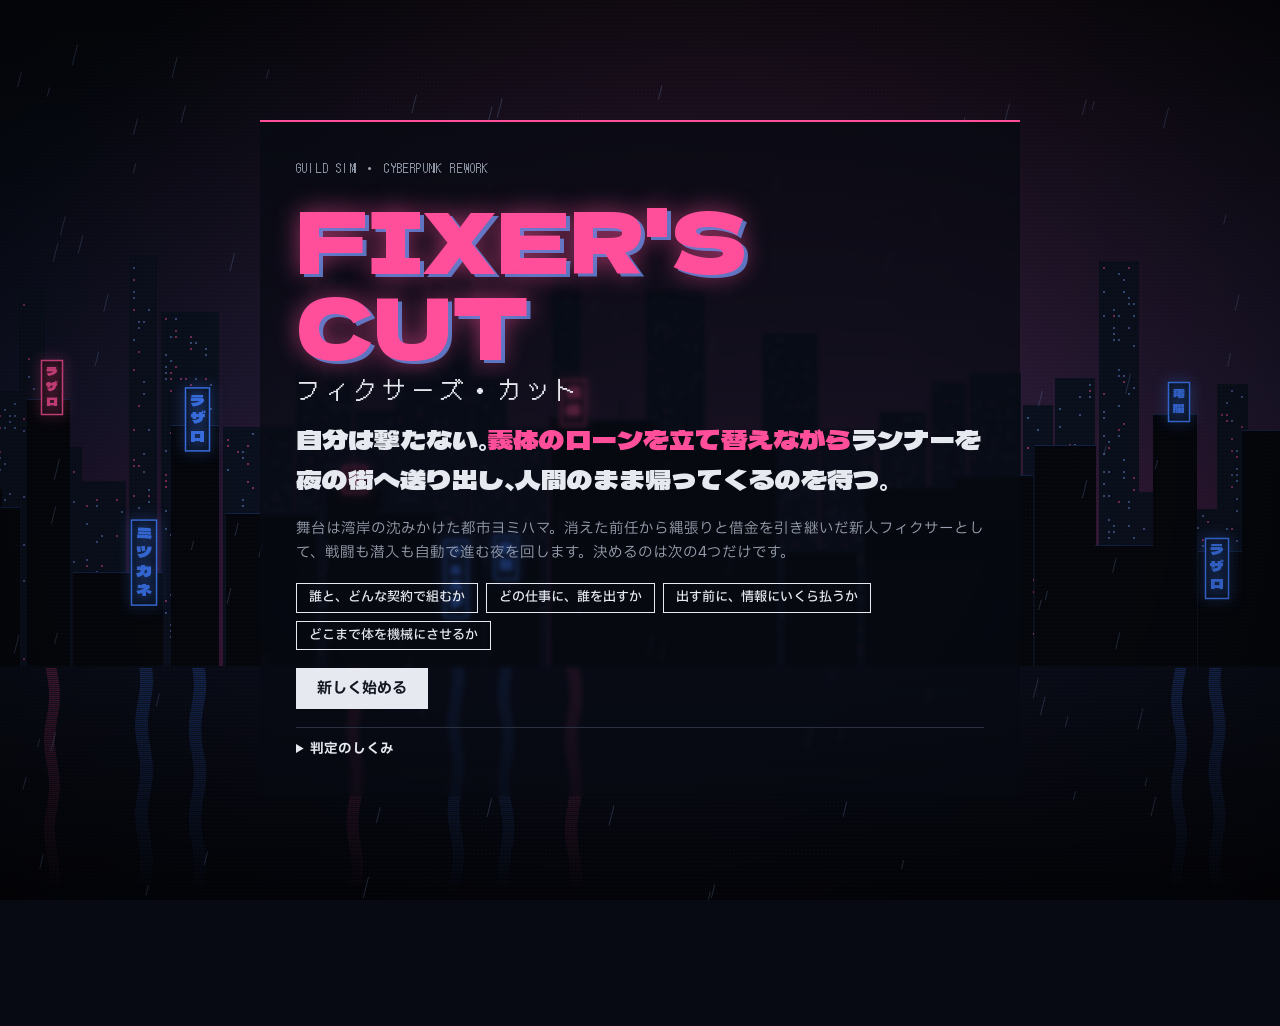
<file: index.html>
<!doctype html>
<html lang="ja">
<meta charset="utf-8">
<meta name="viewport" content="width=device-width, initial-scale=1">
<title>Fixer's Cut</title>
<meta name="claude:viewport-fit-sides" content="cover">
<link rel="preconnect" href="https://fonts.googleapis.com">
<link rel="preconnect" href="https://fonts.gstatic.com" crossorigin>
<link rel="stylesheet" href="https://fonts.googleapis.com/css2?family=Dela+Gothic+One&family=DotGothic16&family=IBM+Plex+Sans+JP:wght@400;500;700&family=IBM+Plex+Mono:wght@400;600&display=swap">
<link rel="stylesheet" href="style.css">

<canvas id="city" aria-hidden="true"></canvas>
<div id="app"></div>
<div id="modal" class="modal" hidden></div>
<div id="fx" class="fx" hidden aria-hidden="true"></div>

<script>
  /* ゲームの読み込み自体が止まったときの最後の受け皿。更新直後に古いファイルが混ざると起きる */
  addEventListener('load', function () {
    var app = document.getElementById('app');
    if (!app || app.innerHTML.trim()) return;
    app.innerHTML = '<div class="title-screen"><div class="ts-in"><div class="label">ERROR</div><h1 class="logo-big">読み込めませんでした</h1>'
      + '<p>更新直後に、古いファイルが混ざって読み込まれた可能性があります。<b>保存データは消えていません。</b></p>'
      + '<div class="ts-actions"><button class="primary big" id="fresh">最新のファイルで読み込み直す</button></div></div></div>';
    document.getElementById('fresh').onclick = function () {
      var urls = [location.href].concat([].map.call(document.querySelectorAll('script[src], link[rel="stylesheet"]'), function (e) { return e.src || e.href; }))
        .filter(function (u) { return u.indexOf(location.origin) === 0; });
      Promise.all(urls.map(function (u) { return fetch(u, { cache: 'reload' }).catch(function () {}); })).then(function () { location.reload(); });
    };
  });
</script>
<script src="js/data.js"></script>
<script src="js/engine.js"></script>
<script src="js/world.js"></script>
<script src="js/art.js"></script>
<script src="js/comfort.js"></script>
<script src="js/ui.js"></script>
</file>
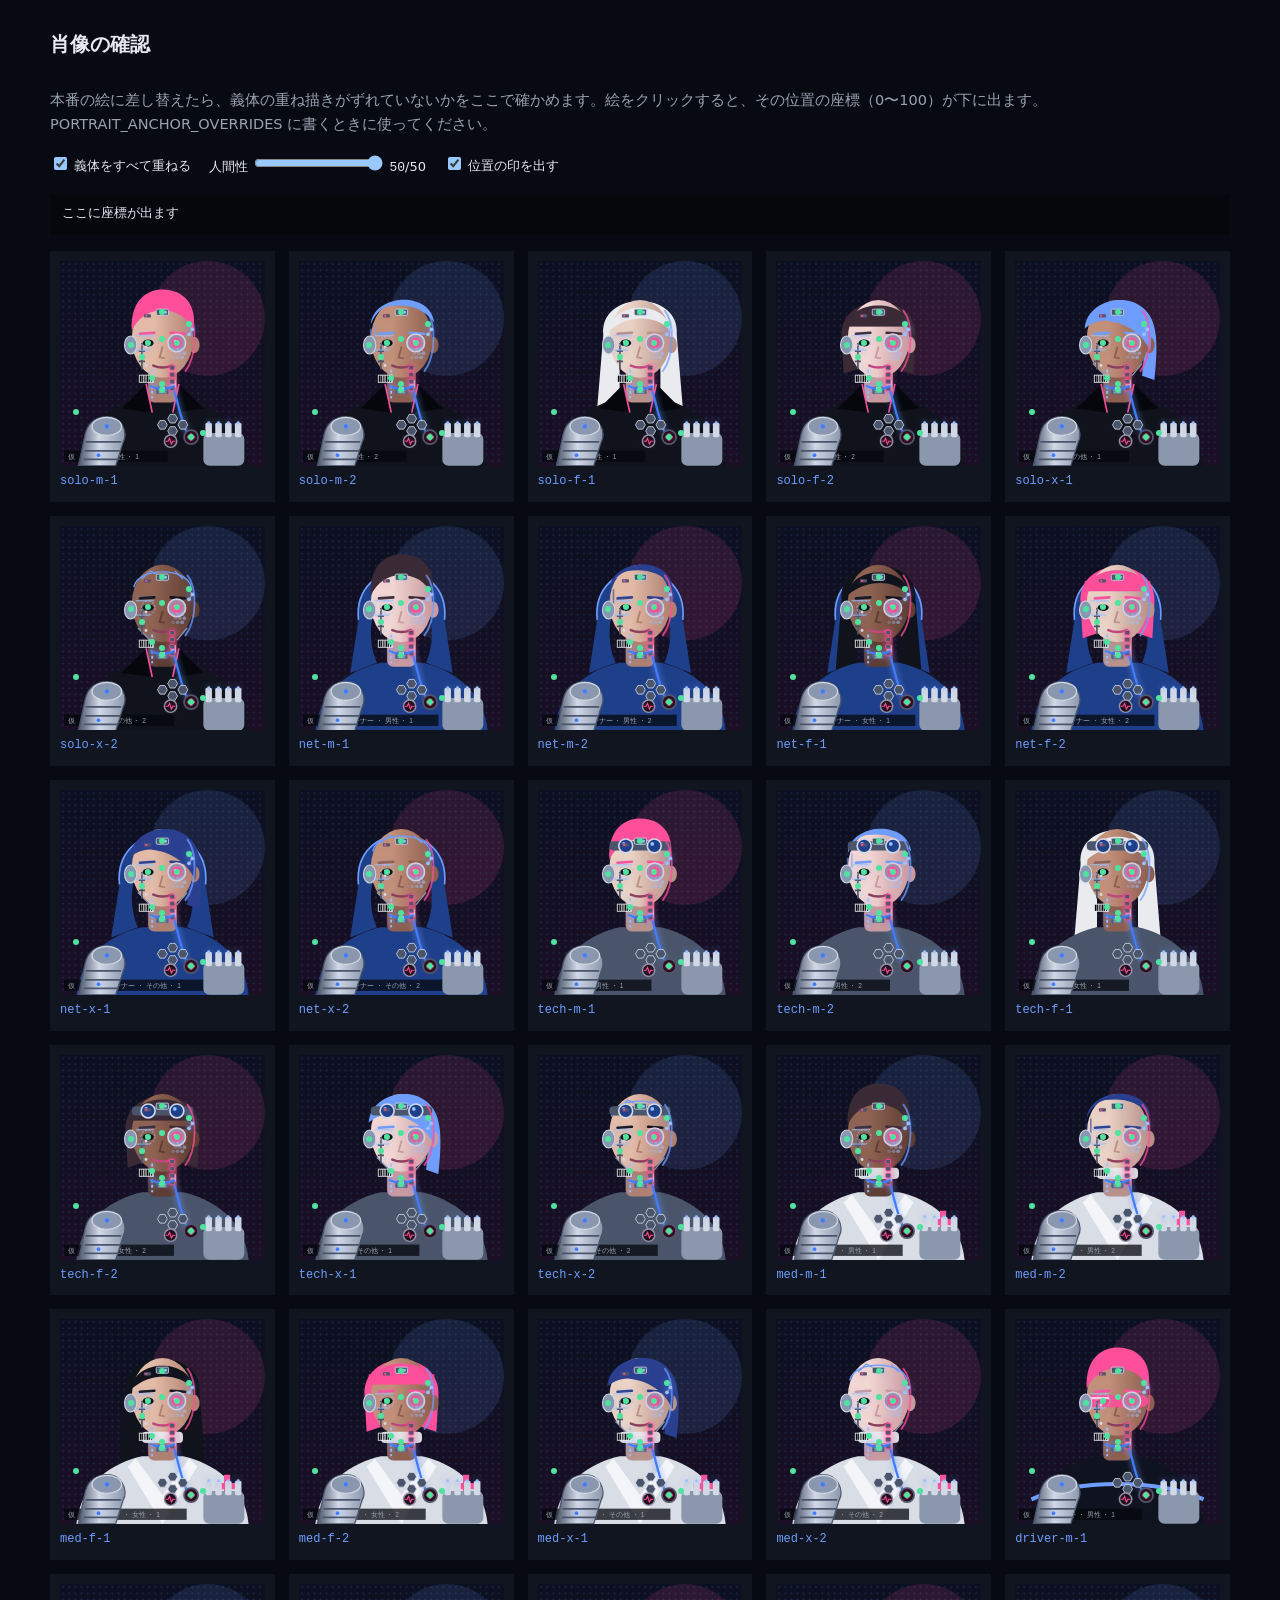
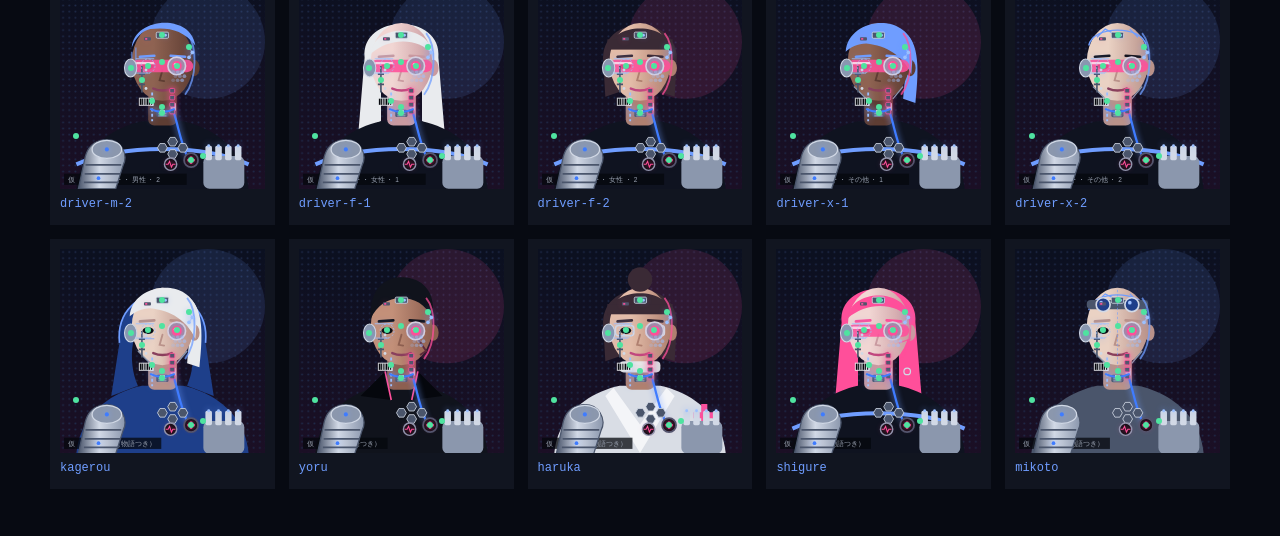
<file: tools/portraits.html>
<!doctype html>
<html lang="ja">
<head>
<meta charset="utf-8">
<meta name="viewport" content="width=device-width,initial-scale=1">
<base href="../">
<title>肖像の確認</title>
<link rel="stylesheet" href="style.css">
<style>
  body { padding-block: 20px 40px; }
  .wrap { max-width: 1180px; margin: 0 auto; display: grid; gap: 16px; }
  .bar { display: flex; flex-wrap: wrap; gap: 8px 18px; align-items: center; font-size: 13px; }
  .grid { display: grid; grid-template-columns: repeat(auto-fill, minmax(200px, 1fr)); gap: 14px; }
  .card { background: var(--panel); padding: 10px; display: grid; gap: 6px; }
  .card .pf { width: 100%; height: auto; aspect-ratio: 1; cursor: crosshair; }
  .card code { font-family: var(--mono); font-size: 12px; color: var(--blue); }
  .dot { position: absolute; width: 6px; height: 6px; margin: -3px 0 0 -3px; border-radius: 50%; background: #4fe3a0; pointer-events: none; }
  #out { font-family: var(--mono); font-size: 12.5px; background: var(--log-bg); padding: 10px 12px; min-height: 2.4em; white-space: pre-wrap; }
</style>
</head>
<body>
<div class="wrap">
  <h1 class="sec">肖像の確認</h1>
  <p class="dim">本番の絵に差し替えたら、義体の重ね描きがずれていないかをここで確かめます。絵をクリックすると、その位置の座標（0〜100）が下に出ます。PORTRAIT_ANCHOR_OVERRIDES に書くときに使ってください。</p>
  <div class="bar">
    <label><input type="checkbox" id="all" checked> 義体をすべて重ねる</label>
    <label>人間性 <input type="range" id="hum" min="0" max="50" value="50"> <span id="humv" class="num">50</span>/50</label>
    <label><input type="checkbox" id="dots" checked> 位置の印を出す</label>
  </div>
  <div id="out">ここに座標が出ます</div>
  <div class="grid" id="grid"></div>
</div>
<script src="js/data.js"></script>
<script src="js/art.js"></script>
<script>
const keys = [];
for (const role of Object.keys(ROLES)) for (const g of Object.keys(GENDERS)) for (let v = 1; v <= PORTRAIT_VARIANTS; v++) keys.push(`${role}-${g}-${v}`);
keys.push(...Object.keys(STORY_RUNNERS));
const grid = document.getElementById('grid');
const out = document.getElementById('out');

function draw() {
  const all = document.getElementById('all').checked;
  const hum = +document.getElementById('hum').value;
  const showDots = document.getElementById('dots').checked;
  document.getElementById('humv').textContent = hum;
  grid.innerHTML = keys.map((k) => {
    const r = { id: 0, name: k, role: 'solo', cyber: all ? Object.keys(CYBER) : [], humanity: hum, base: { EMP: 5 } };
    const A = { ...PORTRAIT_ANCHORS, ...(PORTRAIT_ANCHOR_OVERRIDES[k] || {}) };
    const dots = showDots ? Object.values(A).map((p) => `<i class="dot" style="left:${p[0]}%;top:${p[1]}%"></i>`).join('') : '';
    const html = portraitImg(r, '', { key: k, glitch: 0 }).replace('</span>', `${dots}</span>`);
    return `<div class="card" data-k="${k}">${html}<code>${k}</code></div>`;
  }).join('');
}
grid.addEventListener('click', (e) => {
  const pf = e.target.closest('.pf');
  if (!pf) return;
  const b = pf.getBoundingClientRect();
  const x = Math.round(((e.clientX - b.left) / b.width) * 1000) / 10;
  const y = Math.round(((e.clientY - b.top) / b.height) * 1000) / 10;
  out.textContent = `${pf.closest('.card').dataset.k}: [${x}, ${y}]`;
});
for (const id of ['all', 'hum', 'dots']) document.getElementById(id).addEventListener('input', draw);
draw();
</script>
</body>
</html>
</file>
<file: style.css>
/* Layout: 雨の夜のヨミハマに貼られた2色刷りのビラ。背景の Canvas に夜景、その上に半透明の帳場。
   ピンク＝人間性や金が削れるもの、青＝仕組みとデータ。ネオンを映えさせるため、ダークに絞った単一テーマ。 */
:root {
  --paper: #070a12;
  --sheet: #121722;
  --panel: rgba(18, 23, 34, 0.9);
  --ink: #e6e9ef;
  --ink-soft: #9aa2b1;
  --rule: #2a3242;
  --pink: #ff4f9a;
  --blue: #6f9dff;
  --tile: #1c2231;
  --red: #ff3b5c;
  --scrim: rgba(3, 4, 9, 0.72);
  --log-bg: #05070c;
  --log-fg: #e6e9ef;
  --log-dim: #7d8595;
  --log-ok: #8fb2ff;
  --log-ng: #ff6aa8;
  --glow-pink: 0 0 10px rgba(255, 79, 154, 0.55);
  --glow-blue: 0 0 10px rgba(111, 157, 255, 0.5);
  --display: "Dela Gothic One", "Hiragino Sans", "Yu Gothic", sans-serif;
  --body: "IBM Plex Sans JP", "Hiragino Sans", "Yu Gothic", system-ui, sans-serif;
  --dot: "DotGothic16", "Osaka-Mono", ui-monospace, monospace;
  --mono: "IBM Plex Mono", ui-monospace, "SFMono-Regular", Menlo, monospace;
  color-scheme: dark;
}

* { box-sizing: border-box; }
body {
  background: var(--paper); color: var(--ink);
  font-family: var(--body); font-size: 14.5px; line-height: 1.65;
  padding-left: max(16px, env(safe-area-inset-left, 0px));
  padding-right: max(16px, env(safe-area-inset-right, 0px));
  padding-block: 0 calc(110px + env(safe-area-inset-bottom, 0px));
}
body::before {
  content: ""; position: fixed; inset: 0 0 auto; height: env(safe-area-inset-top, 0px);
  z-index: 30; background: var(--sheet);
}
#city { position: fixed; inset: 0; width: 100%; height: 100%; z-index: 0; pointer-events: none; transition: opacity 0.6s; }
#city[data-mode="dim"] { opacity: 0.32; }
#app { position: relative; z-index: 1; }
body.locked { overflow: hidden; }
h1, h2, h3, h4 { margin: 0; text-wrap: balance; }
p { margin: 0; }
ul, ol { margin: 0; }
b { font-weight: 700; }
.num { font-family: var(--mono); font-variant-numeric: tabular-nums; }
.label { font-family: var(--dot); font-size: 12px; letter-spacing: 0.1em; color: var(--ink-soft); font-weight: 400; }
.dim { color: var(--ink-soft); }
.pink { color: var(--pink); }
.blue { color: var(--blue); }
small { font-size: 12px; }

/* ── ボタン ── */
button {
  font: inherit; font-size: 13px; color: var(--ink); background: transparent;
  border: 1px solid var(--ink); padding: 5px 12px; cursor: pointer; line-height: 1.4;
  border-radius: 0;
}
button:hover:not(:disabled) { background: var(--tile); }
button:focus-visible, summary:focus-visible { outline: 2px solid var(--blue); outline-offset: 2px; }
button:disabled { opacity: 0.38; cursor: not-allowed; }
button.primary { background: var(--ink); color: var(--sheet); }
button.primary:hover:not(:disabled) { background: var(--pink); border-color: var(--pink); }
button.danger { border-color: var(--pink); color: var(--pink); }
button.big { font-size: 15px; padding: 9px 20px; font-weight: 700; }
button.sm { font-size: 12px; padding: 2px 8px; }
button[aria-pressed="true"] { background: var(--ink); color: var(--sheet); }

.chip {
  display: inline-block; font-size: 11px; padding: 0 7px; border: 1px solid currentColor;
  line-height: 1.6; white-space: nowrap; font-weight: 500; vertical-align: 1px;
}
.chip.p { color: var(--pink); }
.chip.b { color: var(--blue); }
.chip.o { color: var(--ink-soft); }

/* ── HUD ── */
.hud {
  position: sticky; top: env(safe-area-inset-top, 0px); z-index: 20;
  background: var(--sheet); border-bottom: 2px solid var(--ink);
  margin-inline: calc(-1 * max(16px, env(safe-area-inset-left, 0px))) calc(-1 * max(16px, env(safe-area-inset-right, 0px)));
  padding-left: max(16px, env(safe-area-inset-left, 0px));
  padding-right: max(16px, env(safe-area-inset-right, 0px));
}
.hud-in {
  max-width: 1180px; margin: 0 auto; padding-block: 10px 6px;
  display: flex; flex-wrap: wrap; align-items: center; gap: 8px 24px;
}
.brand { display: grid; line-height: 1.15; }
.logo {
  font-family: var(--display); font-size: 21px; color: var(--pink);
  text-shadow: 2px 1px 0 color-mix(in srgb, var(--blue) 70%, transparent), var(--glow-pink); letter-spacing: 0.02em;
}
.hud-stats { display: flex; flex-wrap: wrap; gap: 4px 20px; margin: 0; }
.hud-stats > div { display: grid; line-height: 1.25; }
.hud-stats dd { margin: 0; font-weight: 700; font-size: 15px; }
.hud-stats .neg dd { color: var(--pink); }
.hud-stats .dim { font-weight: 400; font-size: 12px; }
.heat { display: grid; gap: 2px; min-width: 190px; flex: 1 1 190px; max-width: 280px; margin-left: auto; }
.hb { display: grid; grid-template-columns: 58px 1fr 26px; gap: 8px; align-items: center; font-size: 11.5px; }
.hb b { font-size: 11px; text-align: right; }
.ht { height: 6px; background: var(--tile); position: relative; }
.ht::after { content: ""; position: absolute; right: 0; top: -2px; bottom: -2px; width: 1px; background: var(--pink); }
.ht i { display: block; height: 100%; background: var(--blue); }
.hot .ht i { background: var(--pink); }
.hot b, .hot span { color: var(--pink); }

.tabs {
  max-width: 1180px; margin: 0 auto; display: flex; gap: 0; overflow-x: auto;
  scrollbar-width: none;
}
.tabs::-webkit-scrollbar { display: none; }
.tabs button {
  border: 0; border-bottom: 3px solid transparent; padding: 6px 14px 5px; font-size: 14px; font-weight: 500;
  white-space: nowrap; display: inline-flex; align-items: center; gap: 6px;
}
.tabs button[aria-selected="true"] { border-bottom-color: var(--pink); background: transparent; color: var(--ink); font-weight: 700; }
.tabs .bd { font-size: 11px; background: var(--tile); padding: 0 6px; line-height: 1.6; }

/* ── 本文 ── */
.view { max-width: 1180px; margin: 0 auto; padding-block: 22px 20px; display: grid; gap: 26px; }
.sec { font-family: var(--body); font-weight: 700; font-size: 20px; display: flex; gap: 10px; align-items: baseline; flex-wrap: wrap; margin-bottom: 12px; }
.lead { max-width: 70ch; margin-bottom: 8px; }
.panel { background: var(--panel); backdrop-filter: blur(3px); border-top: 3px solid var(--ink); padding: 12px 14px 14px; display: grid; gap: 10px; align-content: start; min-width: 0; }
.panel h3 { font-size: 14px; }
.cols { display: grid; grid-template-columns: repeat(auto-fit, minmax(min(100%, 300px), 1fr)); gap: 16px; }

.chapter { display: grid; gap: 6px; border-bottom: 1px solid var(--rule); padding-block: 18px; text-shadow: 0 1px 6px #000; }
.chapter h2 { font-family: var(--display); font-weight: 400; font-size: clamp(24px, 4vw, 34px); color: var(--pink); text-shadow: 2px 1px 0 color-mix(in srgb, var(--blue) 60%, transparent), var(--glow-pink); }
.chapter p { max-width: 68ch; }
.checks { list-style: none; padding: 0; display: grid; gap: 2px; font-size: 13.5px; }
.checks li { color: var(--ink-soft); }
.checks li.done { color: var(--blue); }
.tut ol { padding-left: 1.3em; display: grid; gap: 4px; font-size: 13.5px; }
.tut { border-top-color: var(--blue); }

.ledger { margin: 0; display: grid; gap: 4px; font-size: 13.5px; }
.ledger > div { display: grid; grid-template-columns: 1fr auto; gap: 12px; align-items: baseline; border-bottom: 1px dotted var(--rule); padding-bottom: 3px; }
.ledger dt { min-width: 0; }
.ledger dd { margin: 0; font-weight: 600; white-space: nowrap; }
.ledger .tot { border-bottom: 0; border-top: 1px solid var(--ink); padding-top: 4px; font-weight: 700; }

.mlist { list-style: none; padding: 0; display: grid; gap: 8px; font-size: 13.5px; }
.mlist li { display: grid; gap: 1px; border-bottom: 1px dotted var(--rule); padding-bottom: 6px; }
.mlist li button { justify-self: start; margin-top: 3px; }
.heatlist { display: grid; gap: 6px; }
.hrow { display: grid; grid-template-columns: 100px 1fr 30px; gap: 10px; align-items: center; font-size: 13px; }
.hrow b { text-align: right; }
.msheet .hrow { grid-template-columns: 100px 1fr 30px 36px; }
.hrow .delta { text-align: right; font-size: 12px; }
.memorial ul { padding-left: 1.1em; font-size: 13.5px; }

/* ── ランナー ── */
.runners { display: grid; grid-template-columns: repeat(auto-fill, minmax(min(100%, 290px), 1fr)); gap: 16px; }
.runner { background: var(--panel); backdrop-filter: blur(3px); border-top: 3px solid var(--ink); padding: 12px 14px 14px; display: grid; gap: 8px; align-content: start; min-width: 0; }
.runner.away { opacity: 0.72; }
.runner header { display: flex; justify-content: space-between; align-items: center; gap: 12px; }
.nmrow { display: flex; flex-wrap: wrap; gap: 6px; align-items: baseline; flex: 1; min-width: 0; }
.nm { font-family: var(--display); font-weight: 400; font-size: 20px; line-height: 1.2; }
.role { font-family: var(--dot); color: var(--blue); font-size: 13px; letter-spacing: 0.08em; text-align: right; line-height: 1.2; display: grid; }
.role small { font-family: var(--body); letter-spacing: 0; color: var(--ink-soft); font-size: 11px; }
.role.sm { display: inline; font-size: 11px; }
.meta { font-size: 12.5px; color: var(--ink-soft); }
.st-mission { color: var(--blue); }
.st-therapy { color: var(--blue); }
.st-down { color: var(--pink); font-weight: 700; }
.bio { font-size: 13px; color: var(--ink-soft); border-left: 2px solid var(--rule); padding-left: 10px; }
.bars { display: grid; gap: 4px; position: relative; }
.bar { display: grid; grid-template-columns: 44px 1fr 52px; gap: 8px; align-items: center; font-size: 11.5px; }
.bar b { text-align: right; font-size: 11.5px; }
.track { height: 8px; background: var(--tile); position: relative; overflow: hidden; }
.track i { display: block; height: 100%; background: var(--ink); }
.track i.low { background: var(--pink); }
.track.ar i { background: var(--blue); }
.track.hum {
  background: linear-gradient(to right,
    color-mix(in srgb, var(--pink) 45%, var(--sheet)) 0 var(--z1),
    color-mix(in srgb, var(--pink) 20%, var(--sheet)) var(--z1) var(--z2),
    var(--tile) var(--z2));
}
.track.hum i { background: color-mix(in srgb, var(--ink) 75%, transparent); }
.zone { justify-self: end; font-family: var(--dot); font-size: 11px; letter-spacing: 0.08em; }
.z-stable { color: var(--ink-soft); }
.z-unstable, .z-sign, .z-gone { color: var(--pink); }
.stats { display: grid; grid-template-columns: repeat(6, 1fr); gap: 2px; border-block: 1px solid var(--rule); padding-block: 4px; }
.stats span { display: grid; text-align: center; line-height: 1.25; }
.stats i { font-style: normal; font-family: var(--dot); font-size: 10.5px; color: var(--ink-soft); }
.stats b { font-size: 14px; }
.skills { display: flex; flex-wrap: wrap; gap: 3px 12px; font-size: 12.5px; }
.skills b { margin-left: 4px; }
.cy { font-size: 12.5px; }
.perk { font-size: 12.5px; color: var(--ink-soft); }
.perk.on { color: var(--blue); }
.contract { font-size: 12.5px; }
.actions { display: flex; flex-wrap: wrap; gap: 6px; }

/* ── 依頼盤 ── */
.board { display: grid; grid-template-columns: minmax(0, 340px) minmax(0, 1fr); gap: 24px; align-items: start; }
.jobs { display: grid; gap: 8px; }
.jobs .sec { margin-bottom: 4px; }
.job {
  display: grid; gap: 3px; text-align: left; background: var(--panel); border: 1px solid var(--rule);
  padding: 9px 12px; width: 100%;
}
.job.sel { border-color: var(--pink); box-shadow: inset 0 3px 0 var(--pink), var(--glow-pink); background: var(--sheet); }
.jtop { display: flex; gap: 6px; align-items: center; flex-wrap: wrap; }
.rk { font-family: var(--mono); font-weight: 600; font-size: 12px; background: var(--ink); color: var(--sheet); padding: 0 6px; }
.exp { margin-left: auto; font-size: 11.5px; }
.jt { font-size: 14px; line-height: 1.45; }
.jm { font-size: 12.5px; color: var(--ink-soft); }
.req { display: flex; flex-wrap: wrap; gap: 4px; }
.req span { font-size: 11px; color: var(--blue); border: 1px solid currentColor; padding: 0 6px; }

.detail { min-width: 0; }
.jd { background: var(--panel); backdrop-filter: blur(3px); border-top: 3px solid var(--ink); padding: 16px clamp(14px, 3vw, 24px) 20px; display: grid; gap: 12px; scroll-margin-top: 140px; }
.jd h2 { font-family: var(--body); font-weight: 700; font-size: clamp(18px, 2.4vw, 22px); line-height: 1.45; }
.jd h3 { font-size: 14px; margin-top: 6px; }
.facts { display: flex; flex-wrap: wrap; gap: 4px 22px; margin: 0; }
.facts div { display: grid; line-height: 1.3; }
.facts dt { font-family: var(--dot); font-size: 11px; color: var(--ink-soft); letter-spacing: 0.08em; }
.facts dd { margin: 0; font-weight: 700; }
.toggle { display: inline-flex; flex-wrap: wrap; justify-self: start; }
.toggle button + button { border-left: 0; }

.strip-wrap { overflow-x: auto; }
.strip { display: grid; grid-template-columns: 52px repeat(var(--cols), minmax(62px, 1fr)); gap: 3px; min-width: calc(52px + var(--cols) * 65px); }
.lane { font-size: 12px; font-weight: 700; align-self: center; color: var(--ink-soft); }
.ph { background: var(--tile); text-align: center; padding: 6px 3px; font-size: 12px; line-height: 1.3; min-height: 54px; display: grid; align-content: center; }
.ph i { display: block; font-style: normal; font-family: var(--dot); font-size: 11px; color: var(--ink-soft); }
.ph .dv { display: block; font-family: var(--mono); font-size: 10.5px; opacity: 0.85; margin-top: 2px; }
.ph.empty { background: transparent; border: 1px dashed var(--rule); color: var(--ink-soft); }
.ph.enemy { background: var(--ink); color: var(--sheet); }
.ph.enemy i { color: var(--sheet); opacity: 0.7; }
.ph.goal, .ph.netgoal { background: var(--pink); color: var(--sheet); font-weight: 700; }
.ph.goal i, .ph.netgoal i { color: var(--sheet); opacity: 0.85; }
.ph.ice { background: color-mix(in srgb, var(--blue) 18%, var(--sheet)); box-shadow: inset 0 -3px 0 var(--blue); }
.ph.ice.netgoal { background: var(--pink); }
.ph.trap { box-shadow: inset 0 -3px 0 var(--pink); }
.ph.fog { color: var(--ink-soft); }
.ph.fog .q { font-family: var(--dot); font-size: 16px; letter-spacing: 0.1em; }
.ph.bought { outline: 1px dashed var(--blue); outline-offset: -3px; }
.nightlbl { grid-column: span 5; font-size: 11px; color: var(--ink-soft); border-top: 1px solid var(--rule); padding-top: 2px; text-align: center; }
.legend { list-style: none; padding: 0; display: grid; gap: 1px; font-size: 12px; color: var(--ink-soft); }
.legend .blue { color: var(--blue); }
.intel { display: flex; flex-wrap: wrap; gap: 6px 12px; align-items: center; font-size: 13px; }

.slots { display: grid; grid-template-columns: repeat(3, minmax(0, 1fr)); gap: 8px; }
.slot { border: 1px solid var(--rule); padding: 7px 9px; display: grid; gap: 2px; align-content: start; min-width: 0; }
.slot .who { display: flex; flex-wrap: wrap; gap: 2px 8px; font-weight: 700; font-size: 13.5px; }
.slot small { color: var(--ink-soft); font-size: 11px; line-height: 1.4; }
.reqs { display: flex; flex-wrap: wrap; gap: 6px; align-items: center; }
.picks { display: grid; gap: 4px; }
.pick { display: flex; flex-wrap: wrap; justify-content: space-between; align-items: center; gap: 6px 12px; padding: 6px 8px; border-bottom: 1px dotted var(--rule); }
.pick.in { background: color-mix(in srgb, var(--blue) 9%, var(--sheet)); }
.pick.off { opacity: 0.6; }
.pn { display: flex; flex-wrap: wrap; gap: 4px 10px; align-items: baseline; font-size: 13px; }
.seg { display: inline-flex; }
.seg button { font-size: 12px; padding: 3px 9px; }
.seg button + button { border-left: 0; }

.est { display: flex; flex-wrap: wrap; gap: 6px 26px; align-items: baseline; background: var(--tile); padding: 10px 14px; }
.est > div { display: grid; line-height: 1.2; }
.est b { font-size: 28px; font-weight: 600; }
.est small { flex-basis: 100%; color: var(--ink-soft); }
.est.empty { padding: 10px 14px; }
.pay { border-top: 1px solid var(--ink); padding-top: 6px; }
.errs { color: var(--pink); font-size: 13px; padding-left: 1.1em; }
.jd > .primary.big { justify-self: start; }

/* ── 闇医者 ── */
.chips { display: flex; flex-wrap: wrap; gap: 6px; margin-bottom: 14px; }
.docwrap { display: grid; grid-template-columns: minmax(0, 340px) minmax(0, 1fr); gap: 22px; align-items: start; }
.docside { display: grid; gap: 14px; }
.care { gap: 8px; }
.carerow { display: grid; grid-template-columns: 1fr auto; gap: 10px; align-items: center; font-size: 13px; border-bottom: 1px dotted var(--rule); padding-bottom: 6px; }
.carerow span { display: grid; }
.catalog { display: grid; gap: 10px; min-width: 0; }
.catalog h3 { font-size: 15px; display: flex; gap: 10px; align-items: baseline; flex-wrap: wrap; }
.cws { display: grid; grid-template-columns: repeat(auto-fill, minmax(min(100%, 250px), 1fr)); gap: 10px; }
.cw { background: var(--panel); border: 1px solid var(--rule); padding: 10px 12px; display: grid; gap: 6px; align-content: start; }
.cw.rec { border-color: var(--blue); }
.cw.owned { opacity: 0.55; }
.cwh { display: flex; flex-wrap: wrap; gap: 6px; align-items: baseline; }
.cw p { font-size: 13px; }
.cwn { margin: 0; display: grid; gap: 1px; font-size: 12px; }
.cwn div { display: flex; justify-content: space-between; gap: 8px; }
.cwn dd { margin: 0; }

/* ── 通信ログ ── */
.log {
  background: var(--log-bg); color: var(--log-fg); font-family: var(--mono); font-size: 12.5px; line-height: 1.6;
  padding: 12px 14px; display: grid; gap: 2px; overflow-y: auto; max-height: 52vh;
}
.ln { display: flex; flex-wrap: wrap; gap: 0 10px; align-items: baseline; }
.log.play .ln { opacity: 0; transition: opacity 0.15s; }
.log.play .ln.on, .log .ln.on { opacity: 1; }
.ln .t { color: var(--log-dim); min-width: 52px; }
.ln .who { font-family: var(--body); font-weight: 700; min-width: 3.5em; }
.ln .what { font-family: var(--body); }
.ln .calc { color: var(--log-dim); font-size: 12px; }
.ln .res { font-weight: 600; }
.ln.ok .res, .ln.goal .what { color: var(--log-ok); }
.ln.ng .res, .ln.ng .what, .ln.dead .what { color: var(--log-ng); }
.ln.warn .what { color: var(--log-ng); }
.ln.dead .what { font-weight: 700; }
.ln.info .what { color: var(--log-dim); }
.ln.goal .what { font-weight: 700; }
.ln.sub { padding-left: 62px; font-size: 12px; }
.ln.sub.ng .what { color: var(--log-ng); }
.lanetag { font-family: var(--dot); font-size: 10.5px; color: var(--log-ok); border: 1px solid currentColor; padding: 0 4px; line-height: 1.4; }
.arch { background: var(--panel); border-top: 1px solid var(--rule); padding: 10px 14px; display: grid; gap: 8px; }
.arch summary { cursor: pointer; font-weight: 700; }
.arch h4 { font-size: 13.5px; margin-top: 8px; }
.arch .log { max-height: none; }

/* ── モーダル ── */
.modal {
  position: fixed; inset: 0; z-index: 50; background: var(--scrim); overflow-y: auto;
  padding: calc(24px + env(safe-area-inset-top, 0px)) max(12px, env(safe-area-inset-right, 0px)) calc(24px + env(safe-area-inset-bottom, 0px)) max(12px, env(safe-area-inset-left, 0px));
}
.msheet { max-width: 760px; margin: 0 auto; background: var(--sheet); border: 2px solid var(--ink); padding: 20px clamp(16px, 3.5vw, 30px) 22px; display: grid; gap: 12px; }
.msheet h2 { font-family: var(--body); font-weight: 700; font-size: clamp(19px, 3vw, 24px); line-height: 1.45; }
.msheet h3 { font-size: 14.5px; margin-top: 4px; }
.mact { display: flex; flex-wrap: wrap; gap: 8px; justify-content: flex-end; margin-top: 4px; }
.speed { display: flex; flex-wrap: wrap; align-items: center; gap: 4px 8px; margin-right: auto; }
.verdict { font-family: var(--display); font-size: 22px; letter-spacing: 0.04em; }
.verdict.ok { color: var(--blue); }
.verdict.ng { color: var(--pink); }
.dead { color: var(--pink); font-weight: 700; }
.notes, .events { padding-left: 1.1em; display: grid; gap: 3px; font-size: 13.5px; }
.events .ng, .events .warn { color: var(--pink); }
.events .ok { color: var(--blue); }
.story { font-size: 15.5px; line-height: 1.9; max-width: 60ch; }
.storygoal { border-top: 1px solid var(--rule); padding-top: 8px; font-size: 14px; }
.bonus { display: grid; grid-template-columns: repeat(auto-fit, minmax(min(100%, 190px), 1fr)); gap: 8px; }
.bonus button { display: grid; gap: 4px; text-align: left; padding: 12px; background: var(--paper); border-color: var(--rule); font-size: 13.5px; }
.bonus button:hover { border-color: var(--ink); }
.bonus .label { color: var(--blue); font-size: 13px; }
.bonus.end button .label { color: var(--pink); font-family: var(--display); font-size: 20px; letter-spacing: 0; }

/* ── ドック・トースト ── */
.dock {
  position: fixed; left: 0; right: 0; bottom: 0; z-index: 20; background: var(--sheet); border-top: 2px solid var(--ink);
  padding-left: max(16px, env(safe-area-inset-left, 0px)); padding-right: max(16px, env(safe-area-inset-right, 0px));
  padding-bottom: env(safe-area-inset-bottom, 0px);
}
.dock-in { max-width: 1180px; margin: 0 auto; display: flex; gap: 10px 20px; align-items: center; justify-content: space-between; padding-block: 10px; flex-wrap: wrap; }
.proj { display: grid; line-height: 1.35; font-size: 13.5px; min-width: 0; }
.proj small { color: var(--ink-soft); }
.toast {
  position: fixed; left: 50%; transform: translateX(-50%); bottom: calc(86px + env(safe-area-inset-bottom, 0px)); z-index: 60;
  background: var(--ink); color: var(--sheet); padding: 8px 16px; font-size: 13.5px; max-width: min(560px, calc(100vw - 32px));
}

/* ── タイトル・結末 ── */
.title-screen { min-height: 100vh; display: grid; align-items: center; padding-block: 40px; }
.ts-in {
  max-width: 760px; margin: 0 auto; display: grid; gap: 18px;
  background: linear-gradient(rgba(7, 10, 18, 0.78), rgba(7, 10, 18, 0.55)); padding: clamp(18px, 4vw, 36px);
  border-top: 2px solid var(--pink); backdrop-filter: blur(2px);
}
.logo-big {
  font-family: var(--display); font-weight: 400; font-size: clamp(42px, 9vw, 84px); line-height: 1.02; color: var(--pink);
  text-shadow: 4px 3px 0 color-mix(in srgb, var(--blue) 70%, transparent), 0 0 24px rgba(255, 79, 154, 0.6);
}
.logo-big span { display: block; font-family: var(--dot); font-size: 0.28em; letter-spacing: 0.2em; color: var(--ink); text-shadow: none; margin-top: 10px; }
.thesis { font-family: var(--display); font-size: clamp(19px, 2.8vw, 26px); line-height: 1.55; max-width: 32ch; }
.thesis em { font-style: normal; color: var(--pink); }
.decide { display: flex; flex-wrap: wrap; gap: 8px; list-style: none; padding: 0; }
.decide li { border: 1px solid var(--ink); padding: 3px 12px; font-size: 13px; font-weight: 500; }
.ts-actions { display: flex; flex-wrap: wrap; gap: 10px; }
.howto { border-top: 1px solid var(--rule); padding-top: 10px; font-size: 13.5px; }
.howto summary { cursor: pointer; font-weight: 700; }
.howto ul { padding-left: 1.1em; margin-top: 8px; display: grid; gap: 3px; }
.ending .logo-big { font-size: clamp(40px, 8vw, 72px); }
.endstats { max-width: 520px; }

@media (max-width: 900px) {
  .board, .docwrap { grid-template-columns: minmax(0, 1fr); }
  .heat { margin-left: 0; max-width: none; }
}
@media (max-width: 560px) {
  .slots { grid-template-columns: minmax(0, 1fr); }
  .hud-in { gap: 6px 16px; padding-block: 8px 4px; }
  .logo { font-size: 18px; }
  .heat { grid-template-columns: repeat(3, minmax(0, 1fr)); gap: 0 12px; flex-basis: 100%; min-width: 0; }
  .hb { grid-template-columns: 1fr auto; gap: 0 4px; font-size: 11px; }
  .hb .ht { grid-column: 1 / -1; order: 3; height: 4px; }
  .tabs button { padding-inline: 11px; font-size: 13.5px; }
  .ln .t { min-width: 0; }
  .ln.sub { padding-left: 14px; }
  .est b { font-size: 24px; }
  .dock-in { flex-wrap: nowrap; gap: 10px; padding-block: 8px; }
  .proj small { display: none; }
  .dock button.big { padding: 8px 14px; font-size: 14px; white-space: nowrap; }
}
@media (prefers-reduced-motion: reduce) {
  .log.play .ln { opacity: 1; transition: none; }
}

/* ── 肖像・ロゴ ── */
.pf { position: relative; display: block; flex: none; overflow: hidden; background: #0d1220; width: 64px; height: 64px; }
.pf img, .pf .ov { position: absolute; inset: 0; width: 100%; height: 100%; display: block; }
.pf img { object-fit: cover; filter: saturate(calc(1 - var(--m, 0) * 0.65)) contrast(calc(1 + var(--m, 0) * 0.25)); }
.pf .gp { filter: drop-shadow(0 0 1.5px #ff4f9a); }
.pf .gb { filter: drop-shadow(0 0 1.5px #6f9dff); }
.pf.lg { width: 72px; height: 72px; box-shadow: 3px 3px 0 color-mix(in srgb, var(--blue) 45%, transparent); }
.pf.md { width: 48px; height: 48px; }
.pf.sm { width: 30px; height: 30px; }
.pf.ci { width: clamp(110px, 20vw, 170px); height: clamp(110px, 20vw, 170px); transform: skewY(4deg); border: 2px solid var(--pink); }
.tone-red .pf.ci { border-color: var(--red); }
.pf.glitchy::after, .pf.broken::after {
  content: ""; position: absolute; inset: 0; pointer-events: none;
  background: repeating-linear-gradient(0deg, rgba(0, 0, 0, 0.28) 0 1px, transparent 1px 3px);
}
.pf.glitchy { animation: por-jitter 2.4s steps(1) infinite; }
.pf.broken img { filter: saturate(0.3) contrast(1.4); }
.pf.broken { animation: por-jitter 0.5s steps(1) infinite; }
@keyframes por-jitter {
  0%, 86%, 100% { transform: none; filter: none; }
  88% { transform: translateX(2px); filter: drop-shadow(-2px 0 0 var(--pink)); }
  91% { transform: translateX(-2px); filter: drop-shadow(2px 0 0 var(--blue)); }
  94% { transform: none; }
}
.pf.ci.glitchy, .pf.ci.broken { animation-name: ci-por-jitter; }
@keyframes ci-por-jitter {
  0%, 86%, 100% { transform: skewY(4deg); filter: none; }
  88% { transform: skewY(4deg) translateX(3px); filter: drop-shadow(-3px 0 0 var(--pink)); }
  91% { transform: skewY(4deg) translateX(-3px); filter: drop-shadow(3px 0 0 var(--blue)); }
}
.runner.away .pf { opacity: 0.6; }
.pn { align-items: center; }
.cwp { display: flex; align-items: center; gap: 6px; min-height: 44px; }
.cwp small { margin-left: 2px; }
.logo-mark { width: 1.05em; height: 1.05em; vertical-align: -0.16em; margin-right: 3px; flex: none; }
.lg-mitsukane { color: #ffb347; }
.lg-verde { color: #4fe3a0; }
.lg-hakurou { color: var(--blue); }
.lg-gang { color: var(--pink); }
.lg-resident, .lg-broker, .lg-self { color: var(--ink-soft); }
.hb span { display: inline-flex; align-items: center; white-space: nowrap; }
.jdlabel { display: flex; flex-wrap: wrap; align-items: center; gap: 2px 4px; }

/* ── 通信中のフェーズ表 ── */
.cstrip .ph { position: relative; transition: background 0.2s, box-shadow 0.2s; }
.cstrip .ph .q { display: none; font-family: var(--dot); font-size: 16px; letter-spacing: 0.1em; }
.cstrip .ph.fog { background: var(--tile); color: var(--ink-soft); box-shadow: none; }
.cstrip .ph.fog .real { display: none; }
.cstrip .ph.fog .q { display: block; }
.cstrip .ph.past { opacity: 0.45; }
.cstrip .ph.done:not(.past) { opacity: 0.8; }
.cstrip .ph.cur { outline: 2px solid var(--pink); outline-offset: 1px; z-index: 1; box-shadow: var(--glow-pink); opacity: 1; }
.cstrip .ph.cur::before {
  content: "▼"; position: absolute; top: -15px; left: 50%; transform: translateX(-50%);
  color: var(--pink); font-size: 11px; text-shadow: var(--glow-pink);
}
.cstrip .ph.enemy.cur { animation: blink 0.5s steps(2) infinite; }
@keyframes blink { 50% { background: var(--red); } }
.cstrip .ph.good:not(.goal):not(.netgoal) { background: color-mix(in srgb, var(--blue) 28%, var(--sheet)); color: var(--ink); }
.cstrip .ph.bad { background: color-mix(in srgb, var(--red) 55%, var(--sheet)); color: #fff; }
.cstrip .ph.hurt::after { content: ""; position: absolute; top: 0; right: 0; border: 6px solid transparent; border-top-color: var(--pink); border-right-color: var(--pink); }
.cstrip .ph.ice.broken { animation: shatter 0.6s ease-out forwards; }
@keyframes shatter {
  0% { clip-path: polygon(0 0, 100% 0, 100% 100%, 0 100%); }
  40% { clip-path: polygon(0 0, 45% 10%, 100% 0, 88% 52%, 100% 100%, 52% 88%, 0 100%, 12% 48%); filter: brightness(1.6); }
  100% { clip-path: polygon(0 0, 45% 10%, 100% 0, 88% 52%, 100% 100%, 52% 88%, 0 100%, 12% 48%); opacity: 0.55; }
}
.msheet .strip-wrap { padding-top: 16px; }

/* ── カットイン ── */
.fx { position: fixed; inset: 0; z-index: 70; pointer-events: none; }
.cutin {
  position: absolute; inset: 0; display: grid; place-items: center; overflow: hidden;
  background: repeating-linear-gradient(0deg, rgba(0, 0, 0, 0.35) 0 1px, transparent 1px 3px), rgba(3, 4, 9, 0.55);
  animation: ci-bg 2.3s forwards;
}
.ci-band {
  width: 100%; display: flex; justify-content: center; align-items: center; gap: clamp(12px, 3vw, 28px);
  padding: 22px max(16px, env(safe-area-inset-left, 0px)); background: rgba(7, 10, 18, 0.94);
  border-block: 2px solid var(--pink); box-shadow: 0 0 40px rgba(255, 79, 154, 0.35);
  transform: skewY(-4deg); animation: ci-band 2.3s cubic-bezier(0.2, 0.8, 0.2, 1) forwards;
}
.ci-text { display: grid; justify-items: start; gap: 4px; transform: skewY(4deg); }
.ci-kick { font-family: var(--dot); letter-spacing: 0.18em; color: var(--blue); font-size: 13px; }
.ci-text b {
  font-family: var(--display); font-weight: 400; font-size: clamp(42px, 10vw, 96px); line-height: 1.05; color: var(--pink);
  text-shadow: 4px 0 0 color-mix(in srgb, var(--blue) 80%, transparent), -3px 0 0 rgba(255, 255, 255, 0.35), var(--glow-pink);
  animation: ci-glitch 0.36s steps(2) 3 0.25s;
}
.ci-text small { color: var(--ink); font-size: 15px; }
.tone-red .ci-band { border-color: var(--red); box-shadow: 0 0 40px rgba(255, 59, 92, 0.45); }
.tone-red .ci-text b { color: var(--red); }
.tone-blue .ci-band { border-color: var(--blue); box-shadow: 0 0 40px rgba(111, 157, 255, 0.35); }
.tone-blue .ci-text b { color: var(--ink); text-shadow: 4px 0 0 var(--pink), -3px 0 0 var(--blue), var(--glow-blue); }
@keyframes ci-bg { 0% { opacity: 0; } 8%, 82% { opacity: 1; } 100% { opacity: 0; } }
@keyframes ci-band {
  0% { transform: translateX(-105%) skewY(-4deg); }
  16%, 80% { transform: translateX(0) skewY(-4deg); }
  100% { transform: translateX(105%) skewY(-4deg); }
}
@keyframes ci-glitch {
  0% { transform: translate(0); clip-path: inset(0 0 0 0); }
  50% { transform: translate(-4px, 1px); clip-path: inset(20% 0 35% 0); }
  100% { transform: translate(3px, -1px); clip-path: inset(55% 0 5% 0); }
}
@media (prefers-reduced-motion: reduce) {
  .pf.glitchy, .pf.broken, .cstrip .ph.enemy.cur, .cstrip .ph.ice.broken { animation: none; }
  #city { transition: none; }
}

/* ── 説明の表示切り替え・成長・見込みの内訳 ── */
.no-hints .hint { display: none !important; }
.skills > span { display: inline-grid; grid-template-columns: auto auto; column-gap: 0; }
.skills .xp { grid-column: 1 / -1; display: block; height: 2px; background: var(--tile); margin-top: 1px; }
.skills .xp i { display: block; height: 100%; background: var(--blue); }
.odds { flex-basis: 100%; display: grid; gap: 4px; }
.odds ul { list-style: none; padding: 0; display: grid; gap: 3px; }
.odds li { display: grid; grid-template-columns: minmax(7.5em, auto) 1fr 3.2em 2.4em; gap: 10px; align-items: center; font-size: 13px; }
.odds li > span { display: flex; gap: 6px; align-items: baseline; min-width: 0; }
.odds li b { font-size: 13px; text-align: right; font-weight: 600; }
.odds .meter { display: block; height: 6px; background: var(--paper); }
.odds .meter i { display: block; height: 100%; background: var(--blue); }
.odds li.mid .meter i { background: color-mix(in srgb, var(--blue) 50%, var(--pink)); }
.odds li.lo .meter i { background: var(--pink); }
.odds li.lo b { color: var(--pink); }
.odds .why li { grid-template-columns: 1fr auto; color: var(--ink-soft); }
.credits, .growth { list-style: none; padding: 0; display: grid; gap: 3px; font-size: 13.5px; }
.credits li { border-left: 2px solid var(--blue); padding-left: 8px; }
.growth li { color: var(--blue); }
.growth li::before { content: "▲ "; }
.wlist { list-style: none; padding: 0; display: grid; gap: 4px; font-size: 13.5px; }
.slot-h { font-size: 13.5px; margin-top: 6px; display: flex; gap: 10px; align-items: baseline; flex-wrap: wrap; }
.cw.gear.owned { opacity: 1; border-color: var(--ink); }
.cw .actions { align-items: center; }
.wlist .rumor { color: var(--ink-soft); font-style: italic; }
.epilogue { list-style: none; padding: 0; display: grid; gap: 6px; font-size: 14.5px; max-width: 60ch; border-left: 2px solid var(--blue); padding-left: 12px; }
.chip.trait.rare { border-color: var(--blue); color: var(--blue); }
.chip.trait.legend { border-color: var(--pink); color: var(--pink); box-shadow: var(--glow-pink); }
.runner.r-rare { border-top-color: var(--blue); }
.runner.r-legend { border-top-color: var(--pink); box-shadow: 0 -2px 14px rgba(255, 79, 154, 0.35); }
.traitline { font-size: 12.5px; color: var(--blue); }
.r-legend .traitline { color: var(--pink); }
.cw.tier2 { border-left: 3px solid color-mix(in srgb, var(--blue) 60%, transparent); }
.cw.tier3 { border-left: 3px solid var(--pink); }
.loaderr { border-top-color: var(--pink); max-width: 60ch; }

/* ルール */
.help { display: grid; gap: 8px; font-size: 13.5px; }
.help h3 { border-top: 1px solid var(--rule); padding-top: 10px; }
.help h3:first-child { border-top: 0; padding-top: 0; }
.help ul:not(.legend) { padding-left: 1.1em; display: grid; gap: 3px; }
.help .hstat > div { grid-template-columns: 4.5em 1fr; }
.help .hstat dd { white-space: normal; font-weight: 400; }
.help .calc { font-size: 15px; }
</file>
